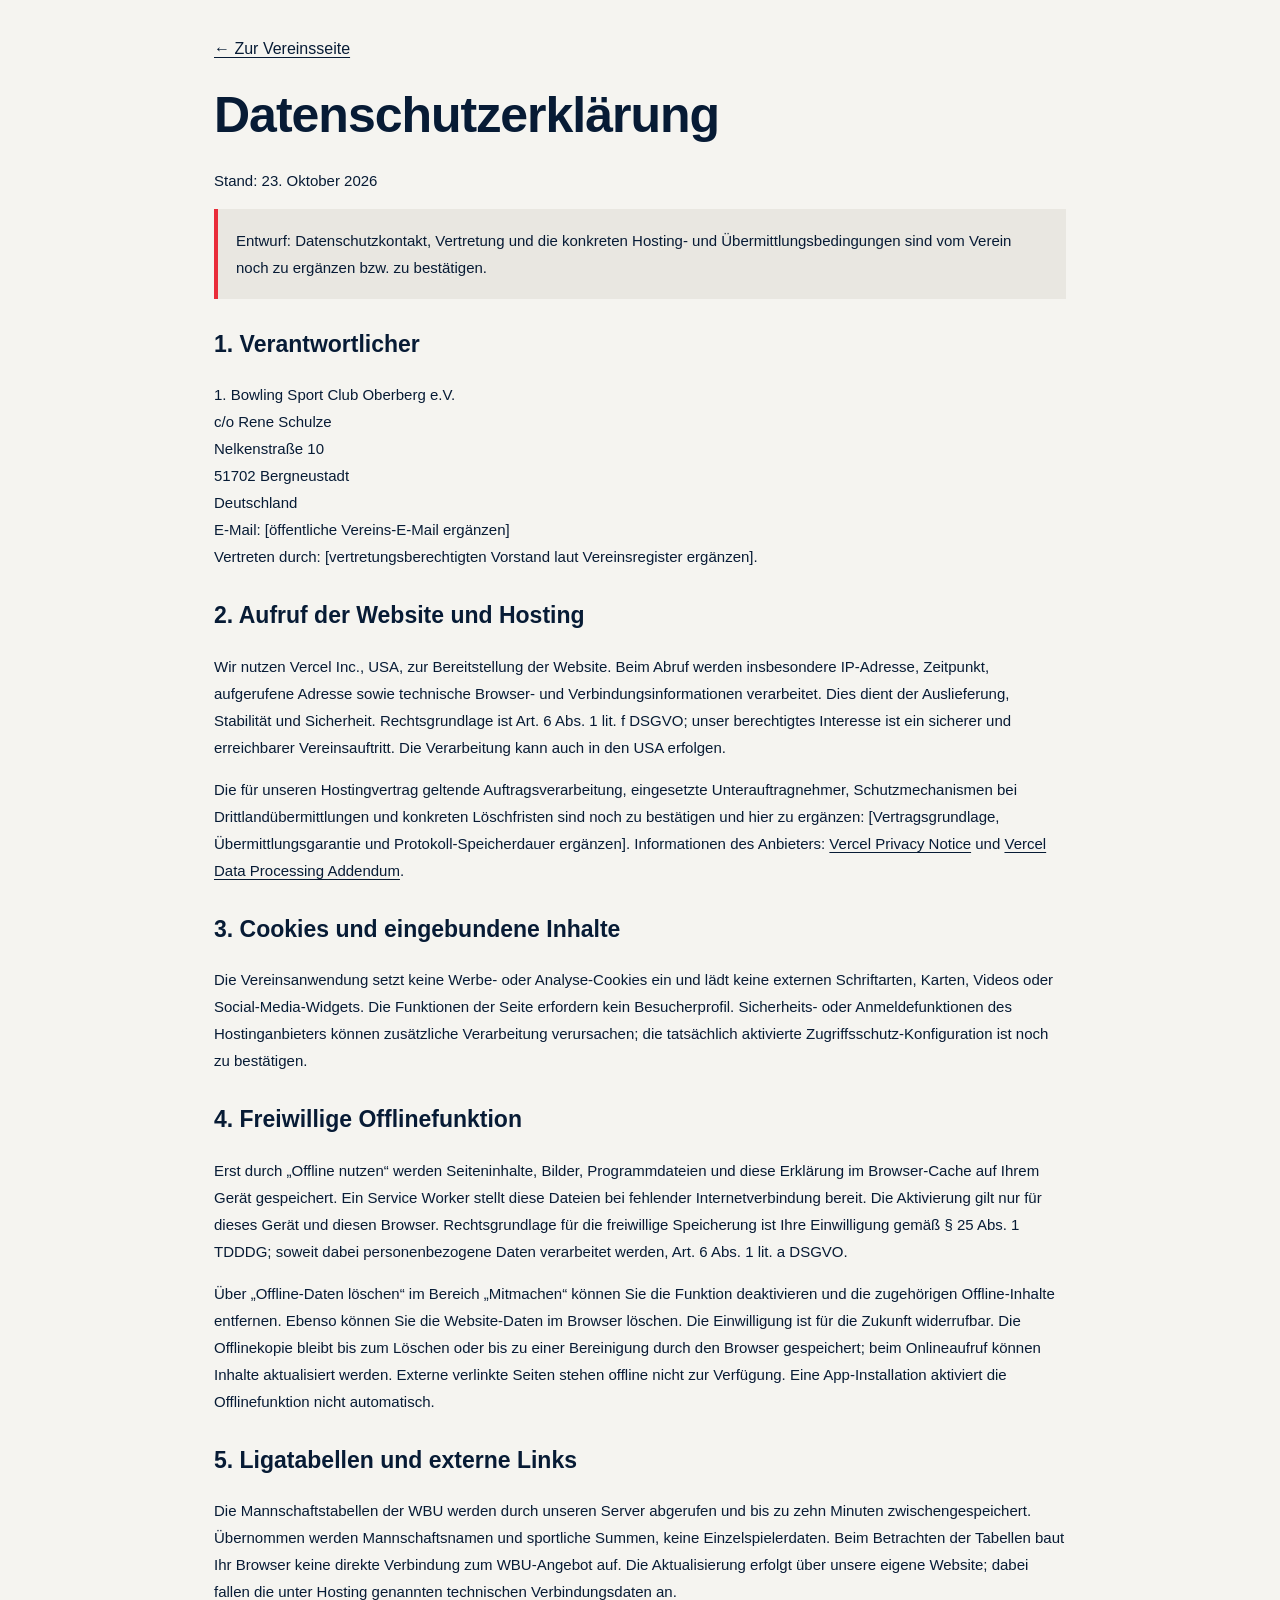
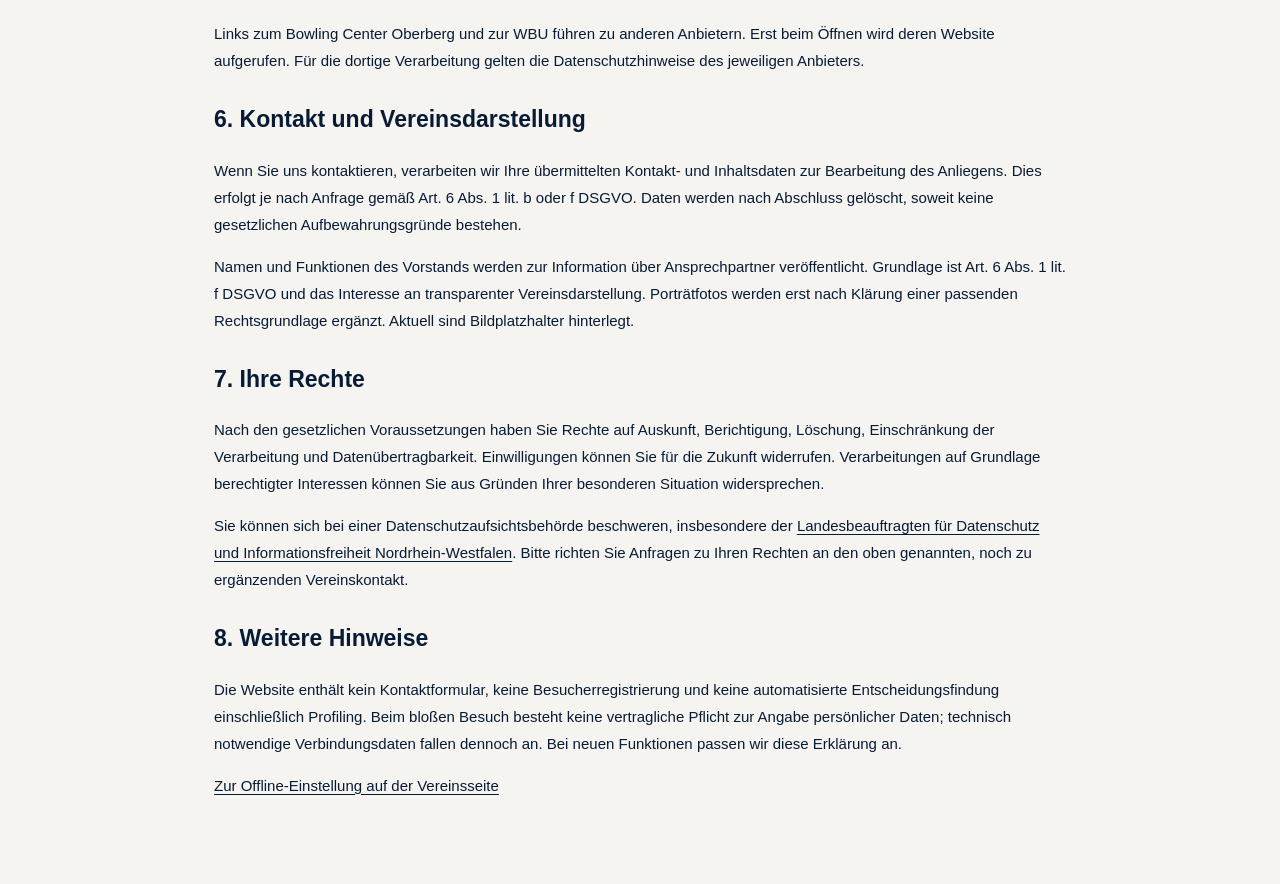
<file: datenschutz.html>
<!doctype html>
<html lang="de"><head><meta charset="utf-8"><meta name="viewport" content="width=device-width,initial-scale=1"><meta name="robots" content="noindex,nofollow"><meta name="theme-color" content="#071b35"><title>Datenschutz · 1. BSC Oberberg e.V.</title><link rel="stylesheet" href="/style.css"><style>.privacy-page{max-width:900px;margin:auto;padding:40px 24px 70px}.privacy-page h1{font-size:clamp(32px,6vw,50px);letter-spacing:-1px}.privacy-page h2{font-size:23px;letter-spacing:0;margin-top:32px}.privacy-page p{font-size:15px;line-height:1.8}.privacy-page a{text-decoration:underline;text-underline-offset:3px}.privacy-note{padding:18px;border-left:4px solid #e92c39;background:#e9e7e1}</style></head><body><main class="privacy-page"><a href="/">← Zur Vereinsseite</a><h1>Datenschutzerklärung</h1><p>Stand: 23. Oktober 2026</p><p class="privacy-note">Entwurf: Datenschutzkontakt, Vertretung und die konkreten Hosting- und Übermittlungsbedingungen sind vom Verein noch zu ergänzen bzw. zu bestätigen.</p>
<h2>1. Verantwortlicher</h2><p>1. Bowling Sport Club Oberberg e.V.<br>c/o Rene Schulze<br>Nelkenstraße 10<br>51702 Bergneustadt<br>Deutschland<br>E-Mail: [öffentliche Vereins-E-Mail ergänzen]<br>Vertreten durch: [vertretungsberechtigten Vorstand laut Vereinsregister ergänzen].</p>
<h2>2. Aufruf der Website und Hosting</h2><p>Wir nutzen Vercel Inc., USA, zur Bereitstellung der Website. Beim Abruf werden insbesondere IP-Adresse, Zeitpunkt, aufgerufene Adresse sowie technische Browser- und Verbindungsinformationen verarbeitet. Dies dient der Auslieferung, Stabilität und Sicherheit. Rechtsgrundlage ist Art. 6 Abs. 1 lit. f DSGVO; unser berechtigtes Interesse ist ein sicherer und erreichbarer Vereinsauftritt. Die Verarbeitung kann auch in den USA erfolgen.</p><p>Die für unseren Hostingvertrag geltende Auftragsverarbeitung, eingesetzte Unterauftragnehmer, Schutzmechanismen bei Drittlandübermittlungen und konkreten Löschfristen sind noch zu bestätigen und hier zu ergänzen: [Vertragsgrundlage, Übermittlungsgarantie und Protokoll-Speicherdauer ergänzen]. Informationen des Anbieters: <a href="https://vercel.com/legal/privacy-notice" target="_blank" rel="noopener noreferrer">Vercel Privacy Notice</a> und <a href="https://vercel.com/legal/dpa" target="_blank" rel="noopener noreferrer">Vercel Data Processing Addendum</a>.</p>
<h2>3. Cookies und eingebundene Inhalte</h2><p>Die Vereinsanwendung setzt keine Werbe- oder Analyse-Cookies ein und lädt keine externen Schriftarten, Karten, Videos oder Social-Media-Widgets. Die Funktionen der Seite erfordern kein Besucherprofil. Sicherheits- oder Anmeldefunktionen des Hostinganbieters können zusätzliche Verarbeitung verursachen; die tatsächlich aktivierte Zugriffsschutz-Konfiguration ist noch zu bestätigen.</p>
<h2>4. Freiwillige Offlinefunktion</h2><p>Erst durch „Offline nutzen“ werden Seiteninhalte, Bilder, Programmdateien und diese Erklärung im Browser-Cache auf Ihrem Gerät gespeichert. Ein Service Worker stellt diese Dateien bei fehlender Internetverbindung bereit. Die Aktivierung gilt nur für dieses Gerät und diesen Browser. Rechtsgrundlage für die freiwillige Speicherung ist Ihre Einwilligung gemäß § 25 Abs. 1 TDDDG; soweit dabei personenbezogene Daten verarbeitet werden, Art. 6 Abs. 1 lit. a DSGVO.</p><p>Über „Offline-Daten löschen“ im Bereich „Mitmachen“ können Sie die Funktion deaktivieren und die zugehörigen Offline-Inhalte entfernen. Ebenso können Sie die Website-Daten im Browser löschen. Die Einwilligung ist für die Zukunft widerrufbar. Die Offlinekopie bleibt bis zum Löschen oder bis zu einer Bereinigung durch den Browser gespeichert; beim Onlineaufruf können Inhalte aktualisiert werden. Externe verlinkte Seiten stehen offline nicht zur Verfügung. Eine App-Installation aktiviert die Offlinefunktion nicht automatisch.</p>
<h2>5. Ligatabellen und externe Links</h2><p>Die Mannschaftstabellen der WBU werden durch unseren Server abgerufen und bis zu zehn Minuten zwischengespeichert. Übernommen werden Mannschaftsnamen und sportliche Summen, keine Einzelspielerdaten. Beim Betrachten der Tabellen baut Ihr Browser keine direkte Verbindung zum WBU-Angebot auf. Die Aktualisierung erfolgt über unsere eigene Website; dabei fallen die unter Hosting genannten technischen Verbindungsdaten an.</p><p>Links zum Bowling Center Oberberg und zur WBU führen zu anderen Anbietern. Erst beim Öffnen wird deren Website aufgerufen. Für die dortige Verarbeitung gelten die Datenschutzhinweise des jeweiligen Anbieters.</p>
<h2>6. Kontakt und Vereinsdarstellung</h2><p>Wenn Sie uns kontaktieren, verarbeiten wir Ihre übermittelten Kontakt- und Inhaltsdaten zur Bearbeitung des Anliegens. Dies erfolgt je nach Anfrage gemäß Art. 6 Abs. 1 lit. b oder f DSGVO. Daten werden nach Abschluss gelöscht, soweit keine gesetzlichen Aufbewahrungsgründe bestehen.</p><p>Namen und Funktionen des Vorstands werden zur Information über Ansprechpartner veröffentlicht. Grundlage ist Art. 6 Abs. 1 lit. f DSGVO und das Interesse an transparenter Vereinsdarstellung. Porträtfotos werden erst nach Klärung einer passenden Rechtsgrundlage ergänzt. Aktuell sind Bildplatzhalter hinterlegt.</p>
<h2>7. Ihre Rechte</h2><p>Nach den gesetzlichen Voraussetzungen haben Sie Rechte auf Auskunft, Berichtigung, Löschung, Einschränkung der Verarbeitung und Datenübertragbarkeit. Einwilligungen können Sie für die Zukunft widerrufen. Verarbeitungen auf Grundlage berechtigter Interessen können Sie aus Gründen Ihrer besonderen Situation widersprechen.</p><p>Sie können sich bei einer Datenschutzaufsichtsbehörde beschweren, insbesondere der <a href="https://www.ldi.nrw.de/" target="_blank" rel="noopener noreferrer">Landesbeauftragten für Datenschutz und Informationsfreiheit Nordrhein-Westfalen</a>. Bitte richten Sie Anfragen zu Ihren Rechten an den oben genannten, noch zu ergänzenden Vereinskontakt.</p>
<h2>8. Weitere Hinweise</h2><p>Die Website enthält kein Kontaktformular, keine Besucherregistrierung und keine automatisierte Entscheidungsfindung einschließlich Profiling. Beim bloßen Besuch besteht keine vertragliche Pflicht zur Angabe persönlicher Daten; technisch notwendige Verbindungsdaten fallen dennoch an. Bei neuen Funktionen passen wir diese Erklärung an.</p><p><a href="/#mitmachen">Zur Offline-Einstellung auf der Vereinsseite</a></p></main></body></html>
</file>
<file: style.css>
:root{--navy:#071b35;--red:#e92c39;--paper:#f5f4f0;--muted:#a8b5c7}*{box-sizing:border-box}html{scroll-behavior:smooth;scroll-padding-top:90px}body{margin:0;color:var(--navy);font-family:Arial,Helvetica,sans-serif;background:var(--paper)}a{color:inherit;text-decoration:none}button{font:inherit;cursor:pointer}button:focus-visible,a:focus-visible,summary:focus-visible{outline:3px solid #ed4a57;outline-offset:5px} .preview{background:#e9e7e1;text-align:center;padding:9px 15px;font-size:10px;letter-spacing:1.8px;font-weight:700}.preview span{font-weight:400;letter-spacing:.5px}header{height:97px;display:flex;align-items:center;justify-content:space-between;padding:0 7%;background:var(--navy);color:white;border-bottom:1px solid #ffffff1a}.brand{display:flex;align-items:center;gap:14px;font-weight:800;letter-spacing:1px}.brand img{height:64px;width:64px;object-fit:contain}.brand small{display:block;font-size:10px;font-weight:400;color:#b9c3cf;margin-top:7px;letter-spacing:1.4px}nav{display:flex;align-items:center;gap:34px;font-size:13px}.nav-cta{border:1px solid #ffffff50;padding:13px 20px}.nav-cta span{margin-left:15px}.menu{display:none}.hero{background:var(--navy);color:white;min-height:690px;display:grid;grid-template-columns:1.05fr 1fr;padding:72px 7% 85px;position:relative;overflow:hidden}.eyebrow{font-size:10px;letter-spacing:2.8px;font-weight:700;display:flex;align-items:center;gap:10px;color:#c7cfda}.eyebrow>span{width:7px;height:7px;background:var(--red);border-radius:100%}h1{font-size:clamp(55px,5.9vw,90px);line-height:1.02;letter-spacing:-4px;margin:32px 0 26px;font-weight:850}em{font-style:normal;color:var(--red)}.hero p{color:#b8c4d3;line-height:1.8;font-size:15px;max-width:420px}.actions{display:flex;align-items:center;gap:28px;margin-top:32px}.button{display:inline-flex;justify-content:space-between;align-items:center;gap:24px;padding:18px 22px;font-size:12px;font-weight:700;border:0}.red{background:var(--red);color:white}.button:hover{filter:brightness(1.1)}.text-link{font-size:12px}.text-link span{margin-left:12px}.hero-art{position:relative;display:flex;align-items:center;justify-content:center;isolation:isolate}.hero-art>img{width:95%;max-width:510px;position:relative;z-index:1;filter:drop-shadow(0 22px 28px #0004)}.orbit{position:absolute;border:1px solid #ffffff0d;border-radius:50%;width:530px;height:530px;z-index:-1}.orbit.two{width:650px;height:650px}.hero-art:before{content:"";position:absolute;width:80%;height:80%;background:radial-gradient(ellipse,#234b713d,transparent 70%);z-index:-1}.vertical{position:absolute;right:-45px;writing-mode:vertical-rl;font-size:8px;letter-spacing:3px;color:#8797ad}.year{position:absolute;right:4%;bottom:-25px;display:flex;align-items:center;gap:15px}.year b{font-size:35px;font-style:italic;letter-spacing:-1px}.year span{width:90px;font-size:8px;letter-spacing:1.5px;line-height:1.8;color:#8797ad}.scroll{position:absolute;bottom:28px;left:7%;font-size:8px;letter-spacing:2px;color:#a8b5c7}.scroll span{margin-left:25px;font-size:16px}.ticker{display:flex;gap:45px;align-items:center;justify-content:center;background:var(--red);color:white;padding:21px 10px;overflow:hidden;white-space:nowrap;font-size:12px;letter-spacing:2px;font-weight:700}.ticker b{font-size:20px}.section{padding:95px 7%}.dark{color:#687484}.about{display:grid;grid-template-columns:1.2fr 1fr;gap:45px 75px}h2{font-size:clamp(32px,3.4vw,49px);line-height:1.15;letter-spacing:-1.8px;margin:24px 0}h2 em{display:inline}.about-copy{padding-top:24px}.about-copy p{font-size:14px;line-height:1.85;color:#66707c}.about-copy .lead{font-size:18px;color:var(--navy);font-weight:700}.inline-link{font-size:12px;font-weight:700;display:inline-block;border-bottom:1px solid var(--red);padding-bottom:8px;margin-top:10px}.values{grid-column:1/-1;display:grid;grid-template-columns:repeat(3,1fr);border-top:1px solid #ccd0d3;margin-top:20px}.values article{padding:30px 35px 0 0}.values article+article{border-left:1px solid #ccd0d3;padding-left:35px}.values span{font-size:10px;color:var(--red);letter-spacing:2px}h3{font-size:23px;letter-spacing:-.5px;margin:20px 0 12px}.values p{font-size:13px;line-height:1.8;color:#66707c}.sport{display:grid;grid-template-columns:1fr 1fr;background:var(--navy);color:white;min-height:510px}.sport-copy{padding:75px 14% 65px 12%}.sport-copy p{font-size:14px;line-height:1.8;color:#b6c2d1}.sport-copy h2{font-size:46px}.sport-facts{display:flex;gap:55px;margin-top:30px}.sport-facts b{display:block;font-size:38px;letter-spacing:-2px}.sport-facts span{display:block;font-size:8px;letter-spacing:1.5px;color:#a8b5c7;margin-top:8px}.sport-visual{position:relative;overflow:hidden;background:#102944;min-height:500px}.lane{position:absolute;height:150%;width:55%;background:#ffffff05;transform:rotate(35deg);top:-20%;border-left:1px solid #ffffff0b}.l1{left:-10%}.l2{left:30%}.l3{left:70%}.sport-visual>span{position:absolute;left:14%;bottom:45px;font-size:11px;font-weight:700;line-height:1.8;letter-spacing:3px}.ball{position:absolute;left:27%;top:43%;height:195px;width:195px;border-radius:50%;background:var(--red);box-shadow:20px 28px 0 #06192c44;transform:rotate(-22deg)}.ball i{position:absolute;width:22px;height:26px;background:var(--navy);border-radius:50%;top:30%;left:40%}.ball i:nth-child(2){top:43%;left:60%}.ball i:nth-child(3){top:52%;left:34%}.pin{position:absolute;width:53px;height:185px;top:18%;left:52%;background:#f5f4f0;border-radius:45% 45% 30% 30%;transform:rotate(22deg);box-shadow:12px 15px 0 #06192c22}.pin:after{content:"";position:absolute;top:29%;left:0;width:100%;height:9px;background:var(--red);box-shadow:0 15px 0 var(--red)}.p2{left:66%;top:27%;transform:rotate(40deg)}.p3{left:36%;top:18%;transform:rotate(-7deg)}.section-top{display:flex;justify-content:space-between;align-items:center;gap:30px}.tabs{display:flex;border-bottom:1px solid #c8cdd2}.tabs button{background:none;border:0;color:#687484;padding:14px 20px;font-size:12px}.tabs button.active{border-bottom:2px solid var(--red);color:var(--navy);font-weight:700}.empty-state{border-top:1px solid #c8cdd2;border-bottom:1px solid #c8cdd2;display:flex;align-items:center;gap:35px;padding:35px 0;margin-top:22px}.calendar{font-size:40px;width:80px;height:90px;display:grid;place-items:center;background:#e9e8e3;color:var(--red)}.label{font-size:8px;letter-spacing:2px;color:#7a8490}.empty-state h3{margin:8px 0 10px;font-size:22px}.empty-state p{margin:0;font-size:13px;color:#687484;max-width:580px;line-height:1.7}.circle-link{margin-left:auto;border:1px solid #c8cdd2;border-radius:50%;min-width:45px;height:45px;display:grid;place-items:center}.join{background:#e9e7e1;display:grid;grid-template-columns:1fr 1fr;padding:80px 7%;gap:100px}.join .eyebrow{color:#687484}.join h2{font-size:55px}.join p{font-size:14px;line-height:1.8;max-width:430px;color:#626d7a}.pending{display:flex;align-items:center;gap:15px;border-top:1px solid #c5c7c8;padding-top:25px;margin-top:25px}.pending>span{font-size:27px;color:var(--red)}.pending b{display:block;font-size:13px}.pending small{display:block;font-size:12px;line-height:1.7;color:#687484;margin-top:7px}.faq h3{font-size:24px;margin-top:5px;margin-bottom:26px}details{border-top:1px solid #c5c7c8;padding:21px 0}details:last-of-type{border-bottom:1px solid #c5c7c8}summary{cursor:pointer;font-size:13px;font-weight:700;line-height:1.6}details p{font-size:13px!important}.install{background:var(--navy);color:white;margin-top:22px}.install[hidden]{display:none}footer{padding:45px 7% 25px;background:var(--navy);color:white}.footer-brand{display:flex;align-items:center;gap:20px}.footer-brand img{width:85px}.footer-brand b{font-size:14px;line-height:1.5}.footer-brand span{display:block;font-size:10px;color:#a8b5c7;margin-top:8px}.footer-bottom{border-top:1px solid #ffffff1a;margin-top:35px;padding-top:24px;display:flex;justify-content:space-between;font-size:10px;color:#a8b5c7}.footer-bottom>div{display:flex;gap:25px}.footer-bottom button{border:0;background:none;color:inherit;padding:0;font-size:inherit}dialog{border:0;padding:40px;max-width:570px;width:90%;color:var(--navy);background:var(--paper)}dialog::backdrop{background:#071b35cc}dialog h2{font-size:30px}dialog p{font-size:14px;line-height:1.8}#close-dialog{position:absolute;right:15px;top:10px;font-size:28px;background:none;border:0;color:var(--navy)}
@media(min-width:1600px){header,.hero,.section,.join,footer{padding-left:max(7%,calc((100vw - 1400px)/2));padding-right:max(7%,calc((100vw - 1400px)/2))}}@media(max-width:900px){header{padding:0 5%;height:85px}.hero{padding:55px 5% 80px;min-height:580px}h1{font-size:60px}.hero-art>img{width:110%}.vertical{display:none}.actions{gap:20px;flex-wrap:wrap}.section{padding:65px 5%}.about{gap:30px}.sport-copy{padding:50px 9%}.sport-copy h2{font-size:36px}.join{padding:65px 5%;gap:45px}.join h2{font-size:44px}.ticker{justify-content:flex-start;gap:30px}.sport-visual{min-height:480px}.ball{left:18%;width:160px;height:160px}.pin{width:44px;height:155px}.footer-bottom{gap:20px;flex-wrap:wrap}}@media(max-width:620px){.preview{font-size:8px;letter-spacing:1px}.preview span{font-size:8px}.brand{font-size:12px;gap:9px}.brand img{width:47px;height:47px}.brand small{font-size:8px}.menu{display:flex;align-items:center;gap:12px;background:transparent;border:1px solid #ffffff40;color:white;font-size:11px;padding:10px}nav{display:none;position:absolute;top:112px;left:0;right:0;background:var(--navy);z-index:10;padding:25px 7%;border-bottom:1px solid #ffffff30;flex-wrap:wrap;gap:25px}nav.open{display:flex}.hero{grid-template-columns:1fr;padding:40px 7% 65px}.hero-copy{z-index:2}h1{font-size:57px;letter-spacing:-2.8px;margin-top:25px}.eyebrow{font-size:8px;letter-spacing:2px}.hero p{font-size:13px;max-width:350px}.actions{gap:22px}.button{padding:16px 18px;font-size:11px}.text-link{font-size:11px}.hero-art{height:330px;margin-top:35px}.hero-art>img{height:320px;width:auto;max-width:100%;object-fit:contain}.orbit{height:320px;width:320px}.orbit.two{height:400px;width:400px}.year{bottom:0;right:0}.year b{font-size:25px}.year span{font-size:7px}.scroll{font-size:7px;left:7%;bottom:22px}.ticker{font-size:10px;padding:16px 0;gap:25px}.section{padding:55px 7%}.about{grid-template-columns:1fr;gap:5px}h2{font-size:33px;letter-spacing:-1.2px}.about-copy{padding-top:0}.about-copy .lead{font-size:16px}.values{grid-template-columns:1fr;margin-top:30px}.values article,.values article+article{padding:25px 0;border-left:0;border-bottom:1px solid #ccd0d3}.values h3{font-size:23px;margin-top:10px}.values p{margin-bottom:0}.sport{grid-template-columns:1fr}.sport-visual{min-height:330px}.ball{left:31%;top:38%;width:145px;height:145px}.pin{width:43px;height:145px;top:9%;left:54%}.p2{left:65%;top:17%}.p3{left:38%;top:10%}.sport-visual>span{left:7%;bottom:22px;font-size:8px}.sport-copy{padding:45px 7%}.sport-copy h2{font-size:37px}.section-top{display:block}.tabs{width:max-content;margin-top:20px}.tabs button{padding-left:0;padding-right:28px}.empty-state{gap:15px;align-items:flex-start}.calendar{min-width:43px;width:43px;height:60px;font-size:25px}.empty-state h3{font-size:18px;line-height:1.35}.empty-state p{font-size:12px}.circle-link{display:none}.join{grid-template-columns:1fr;gap:40px;padding:50px 7%}.join h2{font-size:43px}.faq h3{margin-bottom:20px}.footer-brand img{width:70px}.footer-bottom{font-size:9px}.footer-bottom>div{gap:22px}footer{padding:35px 7% 25px}}@media(prefers-reduced-motion:reduce){html{scroll-behavior:auto}}

/* Vorstand: Bildplatzhalter bis zur Ergänzung der Porträts */
.board{border-top:1px solid #d5d7d8}.board-intro{color:#66707c;font-size:14px;line-height:1.8;max-width:600px}.board-grid{display:grid;grid-template-columns:repeat(4,minmax(0,1fr));gap:24px;margin-top:35px}.board-card{min-width:0}.portrait-placeholder{aspect-ratio:4/5;background:#e5e8ea;position:relative;overflow:hidden;display:flex;align-items:flex-end;justify-content:center;padding:22px}.portrait-placeholder:before{content:"";position:absolute;width:28%;aspect-ratio:1;border-radius:50%;background:#aab7c5;top:20%;left:36%}.portrait-placeholder:after{content:"";position:absolute;width:64%;height:42%;border-radius:50% 50% 0 0;background:#aab7c5;left:18%;bottom:15%}.portrait-placeholder span{position:relative;z-index:1;color:#526276;font-size:9px;letter-spacing:2px;font-weight:700}.board-card h3{font-size:19px;margin:20px 0 8px}.board-card p{font-size:12px;color:#66707c;margin:0}.board-card .board-status{display:inline-block;font-size:8px;letter-spacing:1.4px;color:#bd2635;margin-top:14px}@media(max-width:900px){.board-grid{grid-template-columns:repeat(2,minmax(0,1fr));gap:30px 22px}}@media(max-width:620px){.board-grid{gap:26px 16px}.portrait-placeholder{padding:15px 5px}.portrait-placeholder span{font-size:7px;letter-spacing:1px}.board-card h3{font-size:17px}}

/* Gelber Stern als Hintergrund des großen Vereinslogos */
.hero-art::after{
  content:"";
  position:absolute;
  left:50%;
  top:50%;
  width:min(118%,620px);
  aspect-ratio:1;
  background:#ffd329;
  clip-path:polygon(50% 0%,61.8% 35.1%,98% 35.1%,68.6% 56.9%,79.4% 91%,50% 70%,20.6% 91%,31.4% 56.9%,2% 35.1%,38.2% 35.1%);
  transform:translate(-50%,-50%) rotate(-12deg);
  z-index:0;
  pointer-events:none;
}
.hero-art>.year,.hero-art>.vertical{z-index:2}
@media(max-width:620px){
  .hero-art::after{width:min(116%,390px)}
}

/* Goldene Lichtkante und versetzte Rückseite für räumliche Tiefe */
.hero-art::before{
  content:"";
  position:absolute;
  left:calc(50% + 8px);
  top:calc(50% + 12px);
  width:min(118%,620px);
  height:auto;
  aspect-ratio:1;
  background:linear-gradient(135deg,#d99a0b 0%,#9b5805 60%,#633504 100%);
  clip-path:polygon(50% 0%,61.8% 35.1%,98% 35.1%,68.6% 56.9%,79.4% 91%,50% 70%,20.6% 91%,31.4% 56.9%,2% 35.1%,38.2% 35.1%);
  transform:translate(-50%,-50%) rotate(-12deg);
  filter:drop-shadow(8px 18px 14px #0007);
  z-index:-1;
  pointer-events:none;
}
.hero-art::after{
  background:
    linear-gradient(145deg,#fff9ca9c 0%,#fff4aa00 43%,#b6700033 100%),
    conic-gradient(from 0deg at 50% 48%,#fff0a0 0deg 36deg,#ffd12b 36deg 72deg,#ffdf54 72deg 108deg,#e9a814 108deg 144deg,#ffd83e 144deg 180deg,#df9511 180deg 216deg,#ffd84d 216deg 252deg,#eeb41d 252deg 288deg,#fff3aa 288deg 324deg,#ffdc45 324deg 360deg);
}
.hero-art>img{filter:drop-shadow(0 16px 12px #0006)}
@media(max-width:620px){
  .hero-art::before{width:min(116%,390px);left:calc(50% + 5px);top:calc(50% + 8px)}
}

/* Vereinsslogan unter dem großen Logo */
.hero-art .club-slogan{position:absolute;z-index:2;left:0;right:0;bottom:-45px;margin:0;max-width:none;text-align:center;font-size:clamp(16px,1.7vw,24px);font-weight:800;font-style:italic;letter-spacing:2px;line-height:1.3;color:#ffd329;text-shadow:0 3px 10px #0007}
@media(max-width:620px){.hero-art .club-slogan{bottom:-23px;font-size:17px;letter-spacing:1.5px}}

/* Weißer Slogan mit dunkler Kontur und plastischer Tiefe */
.hero-art .club-slogan{
 color:#fff;
 -webkit-text-stroke:.65px #071b35;
 paint-order:stroke fill;
 text-shadow:-1px -1px 0 #071b35,1px -1px 0 #071b35,-1px 1px 0 #071b35,1px 1px 0 #071b35,1px 2px 0 #8c9aae,2px 3px 0 #687b94,3px 4px 0 #334b69,4px 5px 0 #071b35,0 7px 9px #0009;
}

/* Slogan etwas höher und größer platzieren */
.hero-art .club-slogan{
 bottom:-23px;
 font-size:clamp(19px,2.1vw,29px);
}
@media(max-width:620px){
 .hero-art .club-slogan{bottom:-7px;font-size:21px}
}

/* Kurzer Logo-Auftritt beim Öffnen der Startseite */
.hero h1{font-size:clamp(42px,4.8vw,72px);line-height:1.06;letter-spacing:-2.5px}
@media(prefers-reduced-motion:no-preference){
 .hero-art>img{animation:bsc-logo-arrive 950ms cubic-bezier(.2,.75,.25,1) both}
 .hero-art::after{
  background:
   linear-gradient(112deg,transparent 35%,#fffce8c7 47%,#ffffffed 50%,transparent 63%),
   linear-gradient(145deg,#fff9ca9c 0%,#fff4aa00 43%,#b6700033 100%),
   conic-gradient(from 0deg at 50% 48%,#fff0a0 0deg 36deg,#ffd12b 36deg 72deg,#ffdf54 72deg 108deg,#e9a814 108deg 144deg,#ffd83e 144deg 180deg,#df9511 180deg 216deg,#ffd84d 216deg 252deg,#eeb41d 252deg 288deg,#fff3aa 288deg 324deg,#ffdc45 324deg 360deg);
  background-size:300% 100%,100% 100%,100% 100%;
  background-repeat:no-repeat;
  background-position:150% 0,0 0,0 0;
  animation:bsc-star-glint 1400ms ease-in-out 350ms both;
 }
 .hero-art .club-slogan{animation:bsc-slogan-arrive 650ms ease-out 800ms both}
 .hero-copy>.eyebrow,.hero-copy>h1,.hero-copy>p,.hero-copy>.actions{animation:bsc-copy-arrive 650ms ease-out both}
 .hero-copy>h1{animation-delay:120ms}
 .hero-copy>p{animation-delay:240ms}
 .hero-copy>.actions{animation-delay:360ms}
}
@keyframes bsc-logo-arrive{
 0%{opacity:0;transform:translateY(24px) scale(.84)}
 72%{opacity:1;transform:translateY(-3px) scale(1.025)}
 100%{opacity:1;transform:translateY(0) scale(1)}
}
@keyframes bsc-star-glint{
 from{background-position:150% 0,0 0,0 0}
 to{background-position:-50% 0,0 0,0 0}
}
@keyframes bsc-slogan-arrive{
 from{opacity:0;transform:translateY(12px)}
 to{opacity:1;transform:translateY(0)}
}
@keyframes bsc-copy-arrive{
 from{opacity:0;transform:translateY(14px)}
 to{opacity:1;transform:translateY(0)}
}
@media(max-width:620px){.hero h1{font-size:44px;letter-spacing:-2px}}

/* Ruhigerer Logo-Auftritt mit kurzem goldenen Feuerwerk */
.hero-fireworks{display:none;position:absolute;inset:0;z-index:3;pointer-events:none}
.firework-burst{position:absolute;width:0;height:0}
.firework-burst:nth-child(1){left:12%;top:17%;--burst-delay:1.1s}
.firework-burst:nth-child(2){left:85%;top:12%;--burst-delay:2s}
.firework-burst:nth-child(3){left:90%;top:69%;--burst-delay:2.9s}
.firework-burst i{position:absolute;left:-2px;top:-2px;width:4px;height:4px;border-radius:50%;background:#ffe28a;box-shadow:0 0 7px #ffcb38;opacity:0}
.firework-burst i:nth-child(3n){background:#fff9dc}
.firework-burst i:nth-child(3n + 1){background:#ffb82e}
.firework-burst::after{content:"";position:absolute;left:-8px;top:-8px;width:16px;height:16px;border:1px solid #ffe28a;border-radius:50%;opacity:0}
@media(prefers-reduced-motion:no-preference){
 .hero-art>img{animation-duration:1.9s}
 .hero-art::after{animation-duration:2.6s;animation-delay:.8s}
 .hero-art .club-slogan{animation-duration:1.1s;animation-delay:1.7s}
 .hero-copy>.eyebrow,.hero-copy>h1,.hero-copy>p,.hero-copy>.actions{animation-duration:1s}
 .hero-copy>h1{animation-delay:.2s}
 .hero-copy>p{animation-delay:.4s}
 .hero-copy>.actions{animation-delay:.6s}
 .hero-fireworks{display:block}
 .firework-burst i{animation:bsc-firework-spark 1.65s cubic-bezier(.12,.5,.3,1) var(--burst-delay) both}
 .firework-burst::after{animation:bsc-firework-ring 1s ease-out var(--burst-delay) both}
}
@keyframes bsc-firework-spark{
 0%{opacity:0;transform:translate(0,0) scale(.25)}
 8%{opacity:1}
 65%{opacity:.85}
 100%{opacity:0;transform:translate(var(--spark-x),var(--spark-y)) scale(.2)}
}
@keyframes bsc-firework-ring{
 0%{opacity:0;transform:scale(.2)}
 12%{opacity:.6}
 100%{opacity:0;transform:scale(4)}
}
@media(max-width:620px){
 .firework-burst:nth-child(1){left:13%;top:15%}
 .firework-burst:nth-child(2){left:86%;top:12%}
 .firework-burst:nth-child(3){left:86%;top:71%}
 .firework-burst i{width:3px;height:3px}
}

/* Slogan näher ans Logo und etwas präsenter */
.hero-art .club-slogan{bottom:-7px;font-size:clamp(22px,2.4vw,34px)}
@media(max-width:620px){.hero-art .club-slogan{bottom:7px;font-size:24px;letter-spacing:1px}}

/* Logo zuerst, Begrüßung darunter; Slogan mit mehr Abstand */
.hero{grid-template-columns:minmax(0,1fr);gap:0;padding-top:48px;padding-bottom:85px}
.hero-art{width:min(100%,560px);height:510px;margin:0 auto 65px}
.hero-copy{width:100%;max-width:900px;margin:0 auto;text-align:center}
.hero-copy>.eyebrow{justify-content:center}
.hero-copy>p{max-width:580px;margin-left:auto;margin-right:auto}
.hero-copy>.actions{justify-content:center}
.hero-art .club-slogan{bottom:-27px}
@media(max-width:900px){.hero-art{width:min(100%,480px);height:450px}}
@media(max-width:620px){
 .hero{padding-top:30px}
 .hero-art{width:100%;max-width:360px;height:330px;margin:0 auto 60px}
 .hero-art .club-slogan{bottom:-13px}
 .hero-copy>h1{margin-top:24px}
}

/* Mobiles Menü direkt unter dem Header ohne Entwurfsbanner */
@media(max-width:620px){header{position:relative}header nav{top:100%}}

/* Zwei Konfettikanonen für den einmaligen Logo-Auftritt */
.hero-confetti{display:none;position:absolute;inset:0;z-index:3;pointer-events:none;overflow:visible}
.confetti-cannon{position:absolute;bottom:15%;width:0;height:0}
.confetti-cannon.left{left:5%}
.confetti-cannon.right{right:5%}
.confetti-cannon i{position:absolute;display:block;width:8px;height:5px;background:var(--confetti-color);border-radius:1px;opacity:0}
.confetti-cannon i:nth-child(4n){width:5px;height:5px;border-radius:50%}
.confetti-cannon i:nth-child(5n){width:4px;height:11px}
@media(prefers-reduced-motion:no-preference){
 .hero-confetti{display:block}
 .confetti-cannon i{animation:bsc-confetti-flight var(--confetti-duration) cubic-bezier(.15,.55,.4,1) var(--confetti-delay) both}
}
@keyframes bsc-confetti-flight{
 0%{opacity:0;transform:translate(0,0) rotate(0deg) scale(.3)}
 6%{opacity:1}
 42%{opacity:1;transform:translate(calc(var(--confetti-x) * .65),var(--confetti-y)) rotate(calc(var(--confetti-spin) * .45)) scale(1)}
 80%{opacity:1}
 100%{opacity:0;transform:translate(var(--confetti-x),calc(var(--confetti-y) + 230px)) rotate(var(--confetti-spin)) scale(.65)}
}
@media(max-width:620px){
 .confetti-cannon.left{left:8%}
 .confetti-cannon.right{right:8%}
 .confetti-cannon i{width:6px;height:4px}
 .hero-confetti{transform:scale(.8);transform-origin:50% 80%}
}

/* Logo, Glanz, Feuerwerk und Konfetti starten alle fünf Sekunden neu */
@media(prefers-reduced-motion:no-preference){
 .hero-art>img{animation:bsc-logo-loop 5s cubic-bezier(.2,.75,.25,1) infinite both}
 .hero-art::after{animation:bsc-glint-loop 5s ease-in-out infinite both}
 .hero-art .club-slogan{animation:bsc-slogan-loop 5s ease-out infinite both}
 .firework-burst i{animation:bsc-spark-loop 5s cubic-bezier(.12,.5,.3,1) var(--burst-delay) infinite both}
 .firework-burst::after{animation:bsc-ring-loop 5s ease-out var(--burst-delay) infinite both}
 .confetti-cannon i{animation:bsc-confetti-loop 5s cubic-bezier(.15,.55,.4,1) var(--confetti-delay) infinite both}
}
@keyframes bsc-logo-loop{
 0%{opacity:0;transform:translateY(24px) scale(.84)}
 28%{opacity:1;transform:translateY(-3px) scale(1.025)}
 38%,100%{opacity:1;transform:translateY(0) scale(1)}
}
@keyframes bsc-glint-loop{
 0%,16%{background-position:150% 0,0 0,0 0}
 68%,100%{background-position:-50% 0,0 0,0 0}
}
@keyframes bsc-slogan-loop{
 0%,34%{opacity:0;transform:translateY(12px)}
 56%,100%{opacity:1;transform:translateY(0)}
}
@keyframes bsc-spark-loop{
 0%{opacity:0;transform:translate(0,0) scale(.25)}
 3%{opacity:1}
 22%{opacity:.85}
 33%,100%{opacity:0;transform:translate(var(--spark-x),var(--spark-y)) scale(.2)}
}
@keyframes bsc-ring-loop{
 0%{opacity:0;transform:scale(.2)}
 3%{opacity:.6}
 20%,100%{opacity:0;transform:scale(4)}
}
@keyframes bsc-confetti-loop{
 0%{opacity:0;transform:translate(0,0) rotate(0deg) scale(.3)}
 4%{opacity:1}
 27%{opacity:1;transform:translate(calc(var(--confetti-x) * .65),var(--confetti-y)) rotate(calc(var(--confetti-spin) * .45)) scale(1)}
 51%{opacity:1}
 65%,100%{opacity:0;transform:translate(var(--confetti-x),calc(var(--confetti-y) + 230px)) rotate(var(--confetti-spin)) scale(.65)}
}

/* Warme Flammen hinter den seitlichen Logokanten */
.logo-flames{position:absolute;inset:0;z-index:1;pointer-events:none}
.logo-flames i{position:absolute;bottom:19%;width:52px;height:115px;border-radius:70% 18% 65% 35%;background:linear-gradient(0deg,#e53916 0%,#ff8a13 47%,#ffdd56 86%,#fff3ae 100%);transform:rotate(-17deg);transform-origin:50% 100%;opacity:.85;box-shadow:0 0 18px #ff7b242b}
.logo-flames i::after{content:"";position:absolute;inset:42% 23% 6%;border-radius:70% 15% 65% 35%;background:linear-gradient(0deg,#ffbd2b,#fff0ac);opacity:.85}
.logo-flames i:nth-child(1){left:1%;height:105px;--flame-lean:-20deg}
.logo-flames i:nth-child(2){left:6%;bottom:23%;height:145px;width:43px;--flame-lean:-9deg}
.logo-flames i:nth-child(3){left:10%;bottom:17%;height:85px;width:39px;--flame-lean:12deg}
.logo-flames i:nth-child(4){right:1%;height:105px;--flame-lean:20deg;transform:rotate(20deg)}
.logo-flames i:nth-child(5){right:6%;bottom:23%;height:145px;width:43px;--flame-lean:9deg;transform:rotate(9deg)}
.logo-flames i:nth-child(6){right:10%;bottom:17%;height:85px;width:39px;--flame-lean:-12deg}
.hero-art>img{z-index:2}
.hero-art .club-slogan{z-index:4}
@media(prefers-reduced-motion:no-preference){
 .logo-flames i{animation:bsc-flame-dance 5s ease-in-out infinite}
 .logo-flames i:nth-child(2n){animation-delay:-1.2s}
 .logo-flames i:nth-child(3n){animation-delay:-2.6s}
}
@keyframes bsc-flame-dance{
 0%,100%{transform:rotate(var(--flame-lean)) scale(.9,1);opacity:.75}
 20%{transform:rotate(calc(var(--flame-lean) + 7deg)) scale(1.05,.88);opacity:.9}
 45%{transform:rotate(calc(var(--flame-lean) - 5deg)) scale(.87,1.1);opacity:.85}
 70%{transform:rotate(calc(var(--flame-lean) + 4deg)) scale(1,.93);opacity:.95}
}
@media(max-width:620px){
 .logo-flames i{width:33px;height:75px}
 .logo-flames i:nth-child(1),.logo-flames i:nth-child(4){height:72px}
 .logo-flames i:nth-child(2),.logo-flames i:nth-child(5){height:95px;width:29px}
 .logo-flames i:nth-child(3),.logo-flames i:nth-child(6){height:60px;width:25px}
}

/* Feinere Flammen mit schlanken Spitzen und weichem Licht */
.logo-flames i{
 width:27px;
 border-radius:0;
 clip-path:polygon(48% 0%,61% 22%,57% 37%,75% 27%,73% 49%,89% 67%,93% 82%,79% 96%,49% 100%,20% 95%,7% 79%,13% 61%,29% 39%,30% 61%,42% 45%,44% 24%);
 background:linear-gradient(0deg,#d94312b3 0%,#ff8715d9 40%,#ffc441eb 75%,#ffe69de6 100%);
 box-shadow:none;
 opacity:.78;
}
.logo-flames i::after{inset:47% 32% 5%;border-radius:75% 18% 70% 30%;background:linear-gradient(0deg,#ffc541,#fff1b6);opacity:.7}
.logo-flames i:nth-child(1),.logo-flames i:nth-child(4){width:27px;height:100px}
.logo-flames i:nth-child(2),.logo-flames i:nth-child(5){width:23px;height:130px}
.logo-flames i:nth-child(3),.logo-flames i:nth-child(6){width:20px;height:78px}
@media(max-width:620px){
 .logo-flames i:nth-child(1),.logo-flames i:nth-child(4){width:18px;height:68px}
 .logo-flames i:nth-child(2),.logo-flames i:nth-child(5){width:16px;height:88px}
 .logo-flames i:nth-child(3),.logo-flames i:nth-child(6){width:14px;height:52px}
}

/* Feine goldweiße Energieblitze am Logo */
.logo-lightning{position:absolute;inset:0;width:100%;height:100%;z-index:1;pointer-events:none;overflow:visible}
.logo-lightning .bolt{fill:none;stroke-linecap:round;stroke-linejoin:round;opacity:.3;filter:drop-shadow(0 0 4px #ffd24d)}
.logo-lightning .bolt-halo{stroke:#ffc83d;stroke-width:4;opacity:.65}
.logo-lightning .bolt-core{stroke:#fff5ce;stroke-width:1.35}
@media(prefers-reduced-motion:no-preference){
 .logo-lightning .bolt{opacity:0;animation:bsc-lightning-glow 5s ease-in-out infinite both}
 .logo-lightning .bolt:nth-child(2){animation-delay:1.7s}
 .logo-lightning .bolt:nth-child(3){animation-delay:.7s}
 .logo-lightning .bolt:nth-child(4){animation-delay:2.5s}
}
@keyframes bsc-lightning-glow{
 0%,7%{opacity:0}
 13%,18%{opacity:1}
 28%,100%{opacity:0}
}

/* Animierter Flammensaum hinter dem weißen Vereinsslogan */
.hero-art .club-slogan{isolation:isolate}
.club-slogan .slogan-text{position:relative;z-index:1}
.slogan-fire{position:absolute;left:6%;right:6%;bottom:-7px;height:76px;z-index:-1;pointer-events:none;filter:drop-shadow(0 0 7px #ff710077)}
.slogan-fire i{position:absolute;bottom:0;left:var(--fire-left);width:14%;height:var(--fire-height);transform-origin:50% 100%;transform:rotate(var(--fire-angle));border-radius:70% 15% 65% 30%;background:linear-gradient(0deg,#9d2000 0%,#f34b08 28%,#ff9c18 63%,#ffe384 100%);clip-path:polygon(48% 0%,64% 24%,57% 43%,76% 31%,86% 63%,96% 83%,76% 100%,23% 100%,4% 81%,18% 53%,31% 65%,37% 34%);opacity:.9}
.slogan-fire i::after{content:"";position:absolute;inset:48% 30% 0;background:linear-gradient(0deg,#ffb824,#fff0a1);border-radius:70% 15% 60% 30%}
@media(prefers-reduced-motion:no-preference){
 .slogan-fire i{animation:bsc-slogan-fire 5s ease-in-out var(--fire-delay) infinite}
}
@keyframes bsc-slogan-fire{
 0%,100%{transform:rotate(var(--fire-angle)) scale(.9,.85)}
 17%{transform:rotate(calc(var(--fire-angle) + 5deg)) scale(.86,1.06)}
 35%{transform:rotate(calc(var(--fire-angle) - 4deg)) scale(1,.82)}
 54%{transform:rotate(calc(var(--fire-angle) + 3deg)) scale(.91,1.12)}
 76%{transform:rotate(calc(var(--fire-angle) - 6deg)) scale(1.03,.9)}
}
@media(max-width:620px){.slogan-fire{height:55px;bottom:-5px;left:3%;right:3%}}

/* Flammen im gewünschten runden Emoji-Stil */
.club-slogan .slogan-fire{
 display:flex;align-items:flex-end;justify-content:center;gap:0;
 left:5%;right:5%;bottom:-5px;height:82px;
 filter:drop-shadow(0 0 5px #ff780055);
}
.slogan-fire .fire-emoji{
 display:block;flex:0 0 auto;margin:0 -5px;
 font-family:"Apple Color Emoji","Segoe UI Emoji","Noto Color Emoji",sans-serif;
 font-size:var(--flame-size);font-style:normal;font-weight:400;line-height:1;
 letter-spacing:0;text-shadow:none;-webkit-text-stroke:0;
 transform-origin:50% 90%;
}
@media(prefers-reduced-motion:no-preference){
 .slogan-fire .fire-emoji{animation:bsc-emoji-fire 5s ease-in-out var(--flame-offset) infinite}
}
@keyframes bsc-emoji-fire{
 0%,100%{transform:rotate(-4deg) scale(.96,.93)}
 25%{transform:rotate(3deg) scale(1.02,1.06)}
 50%{transform:rotate(-2deg) scale(.97,1)}
 75%{transform:rotate(4deg) scale(1.03,.95)}
}
@media(max-width:620px){
 .club-slogan .slogan-fire{height:62px;left:2%;right:2%;bottom:-4px}
 .slogan-fire .fire-emoji{font-size:calc(var(--flame-size) * .76);margin:0 -4px}
}

/* WBU-Saisontabellen */
.standings{background:#ebeae5}
.league-grid{display:grid;grid-template-columns:repeat(2,minmax(0,1fr));gap:24px;margin-top:30px}
.league-card{min-width:0;background:var(--paper);border:1px solid #d1d5d9;border-top:4px solid var(--red)}
.league-title{padding:25px 22px 18px}.league-title h3{font-size:25px;margin:12px 0 8px}
.league-day{font-size:12px;color:#647180;margin:0}
.league-scroll{overflow-x:auto;overscroll-behavior-x:contain}
.league-table{border-collapse:collapse;width:100%;min-width:0;table-layout:fixed;font-size:12px;font-variant-numeric:tabular-nums}
.league-table th,.league-table td{padding:14px 10px;border-bottom:1px solid #dde0e2;text-align:right;white-space:nowrap}
.league-table thead{background:var(--navy);color:white}
.league-table thead th{font-size:10px;letter-spacing:.5px}
.league-table th:nth-child(2){text-align:left;white-space:normal;min-width:0;overflow-wrap:anywhere}
.league-table tbody th{font-weight:500}
.league-table .own-team{background:#e92c3910}
.league-table .own-team th{font-weight:800;color:#b51e2d;border-left:3px solid var(--red)}
.league-foot{display:flex;flex-direction:column;align-items:flex-start;gap:8px;padding:18px 22px 22px}
.league-status,.league-note{font-size:11px;color:#657180;line-height:1.8}
.league-note{margin:22px 0 0;max-width:900px}
.league-foot .inline-link{margin-top:0}
#standings-refresh:disabled{opacity:.6;cursor:wait}
.visually-hidden{position:absolute;width:1px;height:1px;padding:0;margin:-1px;overflow:hidden;clip-path:inset(50%);white-space:nowrap;border:0}
@media(max-width:1279px){.league-grid{grid-template-columns:minmax(0,1fr)}}
@media(max-width:620px){.league-title{padding:22px 16px 16px}.league-title h3{font-size:23px}.league-foot{padding:16px}.league-table{font-size:12px}.league-note{font-size:10px}}

/* Tabellen passen sich an die verfügbare Kartenbreite an */
.league-card{border-radius:12px;overflow:hidden;box-shadow:0 8px 25px #071b3508}
.league-table th,.league-table td{padding:13px 6px}
.league-table tr>*:nth-child(1){width:7%}
.league-table tr>*:nth-child(2){width:35%}
.league-table tr>*:nth-child(3){width:13%}
.league-table tr>*:nth-child(4){width:13%}
.league-table tr>*:nth-child(5){width:10%}
.league-table tr>*:nth-child(6){width:10%}
.league-table tr>*:nth-child(7){width:12%}
.league-scroll{max-width:100%}
.league-title{background:linear-gradient(135deg,#071b35,#163451)}
.league-title h3{color:#fff}
.league-title .eyebrow,.league-title .league-day{color:#c4d0df}
.league-table thead{background:#e8ebee;color:var(--navy)}
@media(max-width:620px){
 .league-table tr>*:nth-child(4),.league-table tr>*:nth-child(5),.league-table tr>*:nth-child(6){display:none}
 .league-table tr>*:nth-child(1){width:9%}
 .league-table tr>*:nth-child(2){width:49%}
 .league-table tr>*:nth-child(3){width:22%}
 .league-table tr>*:nth-child(7){width:20%}
 .league-table th,.league-table td{padding:13px 5px}
 .league-table thead th{font-size:9px;letter-spacing:0}
 .league-table .own-team th{border-left-width:2px}
 .league-title h3{font-size:23px}
 .standings .section-top{min-width:0}
 #standings-refresh{width:100%;justify-content:center}
}
</file>
